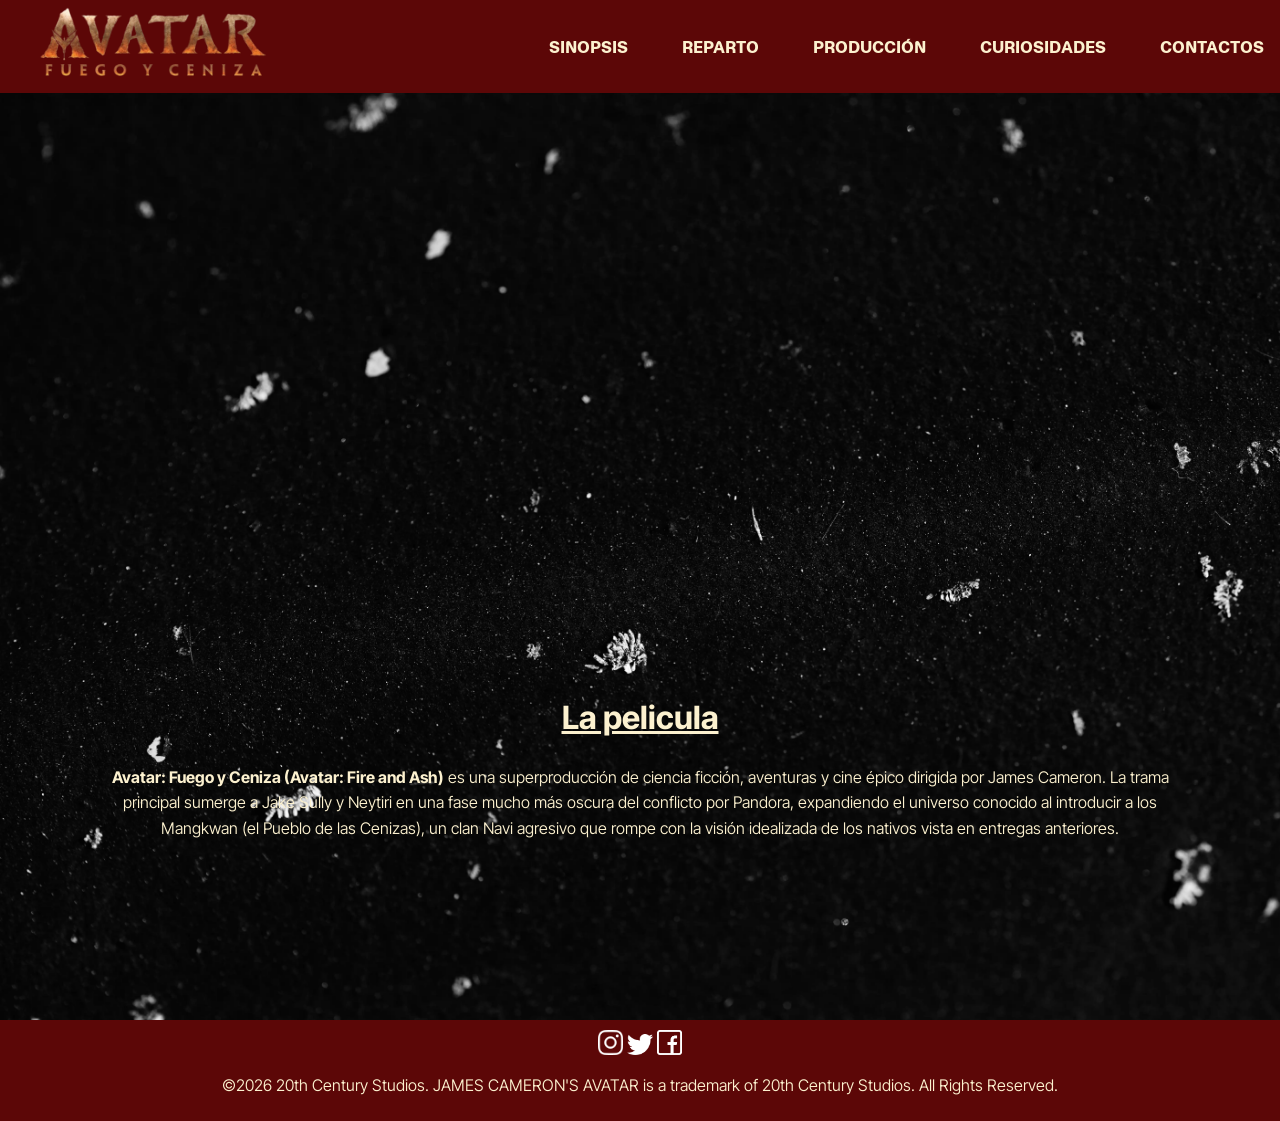
<file: index.html>
<!DOCTYPE html>
<html lang="en">

<head>
    <meta charset="UTF-8">
    <meta name="viewport" content="width=device-width, initial-scale=1.0">
    <title>Home</title>
    <link rel="shortcut icon" href="./Img/icono de pestaña.webp" type="image/x-icon">
    <link rel="stylesheet" href="./CSS/global.css">

    <link rel="preconnect" href="https://fonts.googleapis.com">
    <link rel="preconnect" href="https://fonts.gstatic.com" crossorigin>
    <link
        href="https://fonts.googleapis.com/css2?family=Archivo+Black&family=Inter+Tight:ital,wght@0,100..900;1,100..900&family=Plus+Jakarta+Sans:ital,wght@0,200..800;1,200..800&family=Roboto:ital,wght@0,100..900;1,100..900&family=Sniglet:wght@400;800&display=swap"
        rel="stylesheet">

    <link rel="preconnect" href="https://fonts.googleapis.com">
    <link rel="preconnect" href="https://fonts.gstatic.com" crossorigin>
    <link
        href="https://fonts.googleapis.com/css2?family=Archivo+Black&family=Inter+Tight:ital,wght@0,100..900;1,100..900&family=Momo+Trust+Display&family=Plus+Jakarta+Sans:ital,wght@0,200..800;1,200..800&family=Roboto:ital,wght@0,100..900;1,100..900&family=Sniglet:wght@400;800&display=swap"
        rel="stylesheet">

</head>

<body class="bodycenizas">

    <nav>
        <a class="Logohome" href="./index.html"><img src="./Img/Logo.webp" alt="ir al Home" width="300"></a>
        <ul>
            <li><a class="liNav" href="./Pages/Sinopsis.html">SINOPSIS</a></li>
            <li><a class="liNav" href="./Pages/reparto.html">REPARTO</a></li>
            <li><a class="liNav" href="./Pages/produccion.html">PRODUCCIÓN</a></li>
            <li><a class="liNav" href="./Pages/curiosidades.html">CURIOSIDADES</a></li>
            <li><a class="liNav" href="./Pages/contacto.html">CONTACTOS</a></li>
        </ul>
    </nav>

    <main>
        <div class="videobanner">
            <video src="Img/gif.avatar.mp4" width="100%" autoplay loop muted>GIF Avatar</video>
        </div>
        <h1 class="tituloparafondo">La pelicula</h1>
        <article>
            <P class="descripciondehome">
                <Strong>Avatar: Fuego y Ceniza (Avatar: Fire and Ash)</Strong> es una superproducción de ciencia
                ficción, aventuras y cine épico dirigida por James Cameron.
                La trama principal sumerge a Jake Sully y Neytiri en una fase mucho más oscura del conflicto por Pandora, expandiendo el universo conocido al introducir a los
                Mangkwan (el Pueblo de las Cenizas), un clan Navi agresivo que rompe con la visión idealizada de los
                nativos vista en entregas anteriores.
            </P>
        </article>

        <article id="cancion">
        <iframe data-testid="embed-iframe" style="border-radius:12px" src="https://open.spotify.com/embed/track/6KpRobJxwZ4pOxsq8ccUUh?utm_source=generator&theme=0&si=56ed0447ac144390" width="60%" height="142" frameBorder="0" allowfullscreen="" allow="autoplay; clipboard-write; encrypted-media; fullscreen; picture-in-picture" loading="lazy"></iframe>
        </article>
    </main>
</body>
<footer>

    <a href="https://www.instagram.com/avatar/"><img src="./Img/instagram.webp" alt="Logo de Instagram" width="2%"></a>
    <!-- Enlace de instagram -->
    <a href="https://x.com/officialavatar"><img src="./Img/LogoTwitter.webp" alt="Logo de Twitter"
            width="2%"></a><!-- -- Enlace a Twitter  -->
    <a href="https://www.facebook.com/Avatar/"><img src="./Img/Logofacebook.webp" alt="Logo de Facebook"
            width="2%"></a><!-- Enlace a Facebook -->
    <p>©2026 20th Century Studios. JAMES CAMERON'S AVATAR is a trademark of 20th Century Studios. All Rights Reserved.
    </p>
</footer>

</html>
</file>
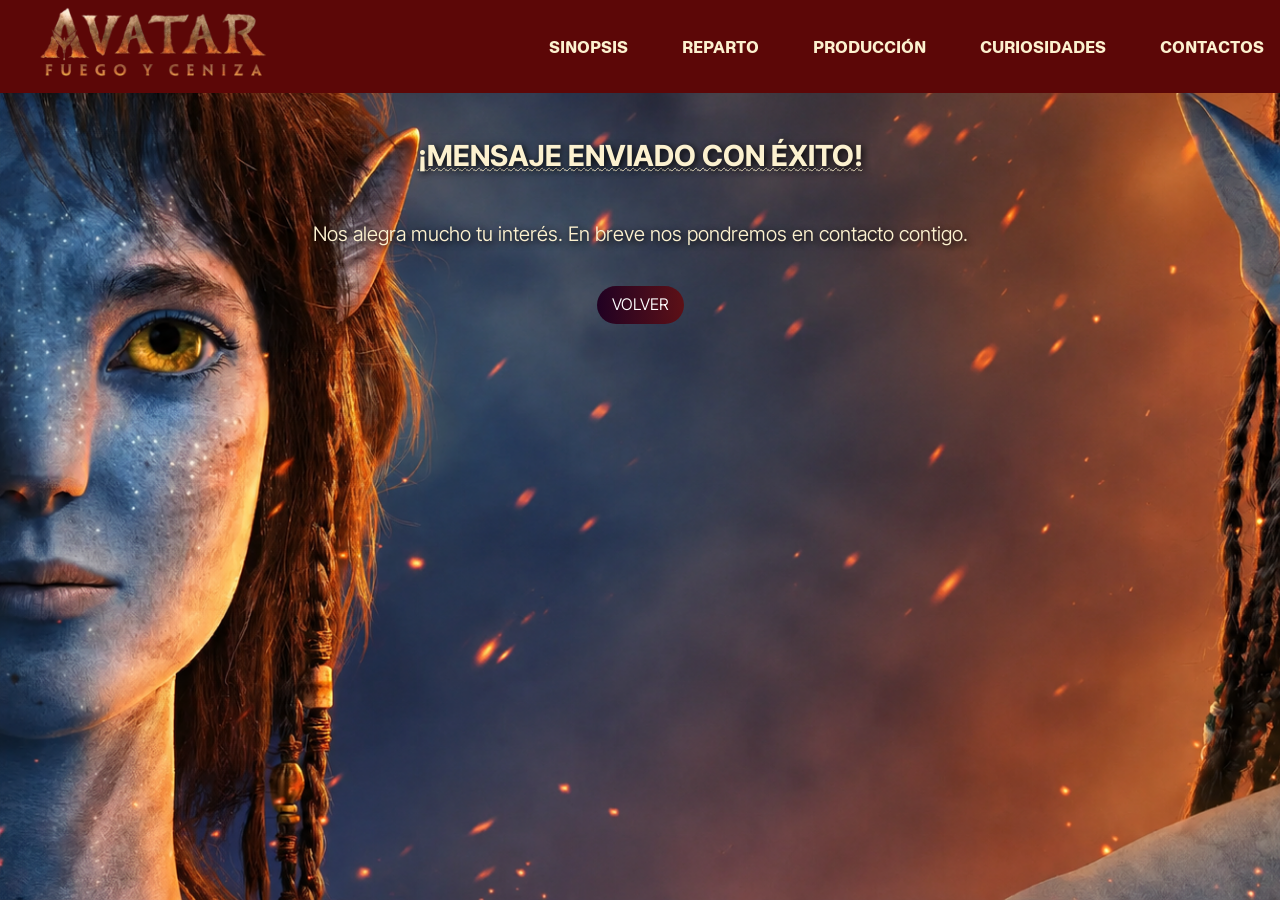
<file: Pages/confirmation.html>
<!DOCTYPE html>
<html lang="en">

<head>
    <meta charset="UTF-8">
    <meta name="viewport" content="width=device-width, initial-scale=1.0">
    <title>Confirmacion</title>
    <link rel="stylesheet" href="../CSS/global.css">
    <link rel="stylesheet" href="../CSS/confirmacion.css">

    <link rel="shortcut icon" href="../Img/icono de pestaña.webp" type="image/x-icon">

    <link rel="preconnect" href="https://fonts.googleapis.com">
    <link rel="preconnect" href="https://fonts.gstatic.com" crossorigin>
    <link
        href="https://fonts.googleapis.com/css2?family=Archivo+Black&family=Inter+Tight:ital,wght@0,100..900;1,100..900&family=Plus+Jakarta+Sans:ital,wght@0,200..800;1,200..800&family=Roboto:ital,wght@0,100..900;1,100..900&family=Sniglet:wght@400;800&display=swap"
        rel="stylesheet">

    <link rel="preconnect" href="https://fonts.googleapis.com">
    <link rel="preconnect" href="https://fonts.gstatic.com" crossorigin>
    <link
        href="https://fonts.googleapis.com/css2?family=Archivo+Black&family=Inter+Tight:ital,wght@0,100..900;1,100..900&family=Momo+Trust+Display&family=Plus+Jakarta+Sans:ital,wght@0,200..800;1,200..800&family=Roboto:ital,wght@0,100..900;1,100..900&family=Sniglet:wght@400;800&display=swap"
        rel="stylesheet">


</head>

<body id="fondodeavatar">
    <header>
        <nav>
            <a class="Logohome" href="../index.html"><img src="../Img/Logo.webp" alt="ir al home" width="300"></a>
            <ul>
                <li><a class="liNav" href="Sinopsis.html">SINOPSIS</a></li>
                <li><a class="liNav" href="reparto.html">REPARTO</a></li>
                <li><a class="liNav" href="produccion.html">PRODUCCIÓN</a></li>
                <li><a class="liNav" href="curiosidades.html">CURIOSIDADES</a></li>
                <li><a class="liNav" href="contacto.html">CONTACTOS</a></li>
            </ul>
        </nav>
    </header>
    <main>
        <div id="cajadetexto">
        <h1 class="" text-focus-in >¡MENSAJE ENVIADO CON ÉXITO!</h1>
        <p id="agradecimiento">Nos alegra mucho tu interés. En breve nos pondremos en contacto contigo.</p>
        <p><a id="botonvolver" href="../index.html"> Volver</a> </p>
        </div>
    </main>
</body>

</html>
</file>
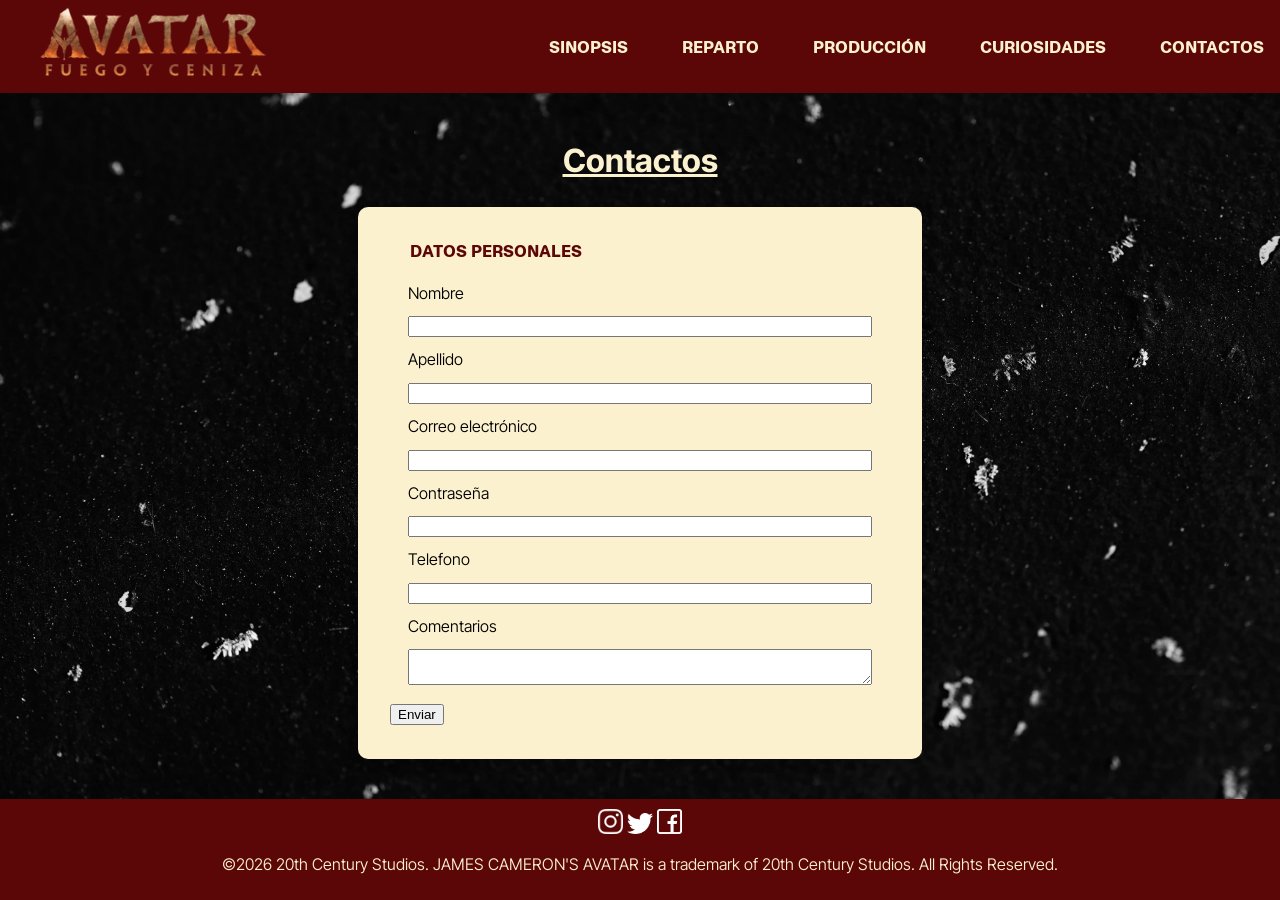
<file: Pages/contacto.html>
<!DOCTYPE html>
<html lang="en">

<head>
    <meta charset="UTF-8">
    <meta name="viewport" content="width=device-width, initial-scale=1.0">
    <title>Contacto</title>
    <link rel="shortcut icon" href="../Img/icono de pestaña.webp" type="image/x-icon">
    <link rel="stylesheet" href="../CSS/global.css">
    <link rel="preconnect" href="https://fonts.googleapis.com">
    <link rel="preconnect" href="https://fonts.gstatic.com" crossorigin>
    <link
        href="https://fonts.googleapis.com/css2?family=Archivo+Black&family=Inter+Tight:ital,wght@0,100..900;1,100..900&family=Momo+Trust+Display&family=Plus+Jakarta+Sans:ital,wght@0,200..800;1,200..800&family=Roboto:ital,wght@0,100..900;1,100..900&family=Sniglet:wght@400;800&display=swap"
        rel="stylesheet">
</head>

<body class="bodycenizas">
    <header>
        <nav>
            <a class="Logohome" href="../index.html"><img src="../Img/Logo.webp" alt="ir al home" width="300"></a>
            <ul>
                <li><a class="liNav" href="Sinopsis.html">SINOPSIS</a></li>
                <li><a class="liNav" href="reparto.html">REPARTO</a></li>
                <li><a class="liNav" href="produccion.html">PRODUCCIÓN</a></li>
                <li><a class="liNav" href="curiosidades.html">CURIOSIDADES</a></li>
                <li><a class="liNav" href="contacto.html">CONTACTOS</a></li>
            </ul>
        </nav>
    </header>
    <main>
        <h1 class="tituloparafondo">Contactos</h1>
        <form action="./confirmation.html">
            <fieldset>
                <legend><span>DATOS PERSONALES</span></legend>

                <span>Nombre</span>
                <input type="text" name="nombre">

                <span>Apellido</span>
                <input type="text" name="apellido">

                <span>Correo electrónico</span>
                <input type="email" name="correo">

                <span>Contraseña</span>
                <input type="password" minlength="6" name="pass" title="Minimo de 6 caracteres">

                <span>Telefono</span>
                <input type="tel" name="Telefono">


                <span>Comentarios</span>
                <textarea required="" maxlength="300" name="mensaje"></textarea>



            </fieldset>
            <button class="botoncontacto" type="submit">Enviar</button>

        </form>
    </main>
</body>
<footer>
     <a href="https://www.instagram.com/avatar/"><img src="../Img/instagram.webp" alt="Logo de Instagram"
                    width="2%"></a>
            <!-- Enlace de instagram -->
            <a href="https://x.com/officialavatar"><img src="../Img/LogoTwitter.webp" alt="Logo de Twitter"
                    width="2%"></a><!-- -- Enlace a Twitter  -->
            <a href="https://www.facebook.com/Avatar/"><img src="../Img/Logofacebook.webp" alt="Logo de Facebook"
                    width="2%"></a><!-- Enlace a Facebook -->
    <p>©2026 20th Century Studios. JAMES CAMERON'S AVATAR is a trademark of 20th Century Studios. All Rights Reserved.
    </p>
</footer>

</html>
</file>
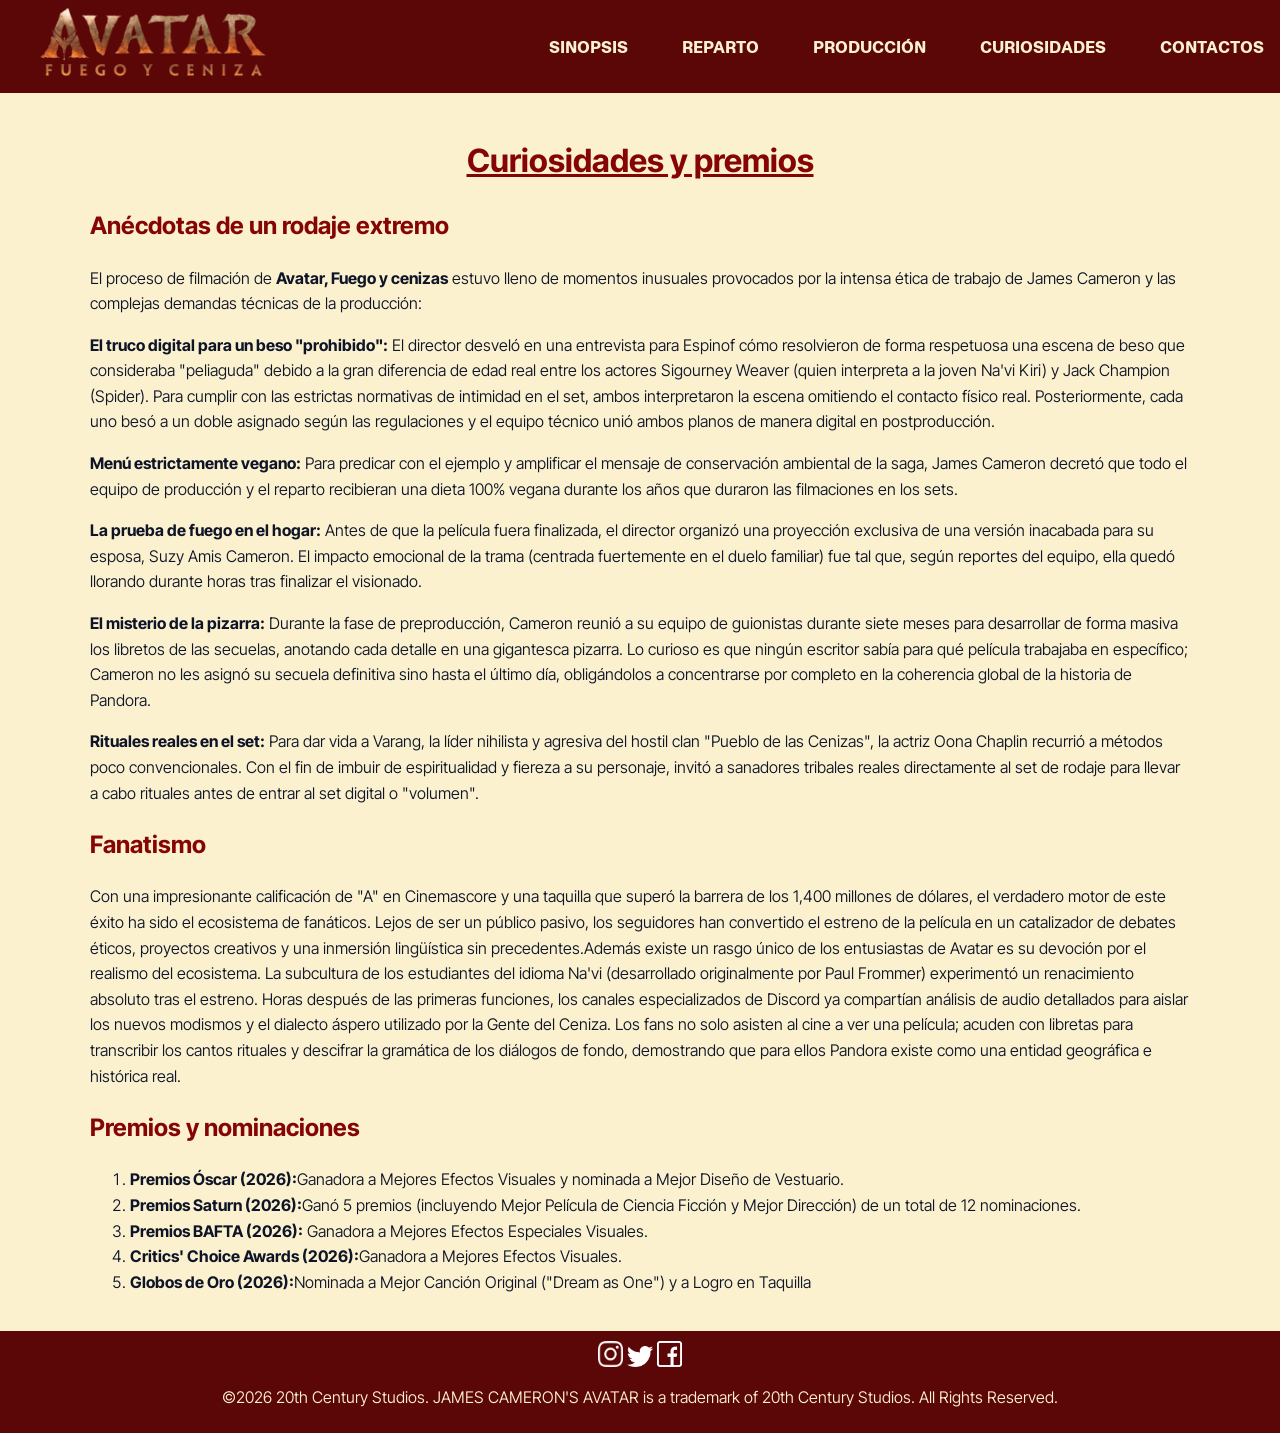
<file: Pages/curiosidades.html>
<!DOCTYPE html>
<html lang="en">

<head>
    <meta charset="UTF-8">
    <meta name="viewport" content="width=device-width, initial-scale=1.0">
    <title>Curiosidades y premios</title>
    <link rel="stylesheet" href="../CSS/global.css">
    <link rel="shortcut icon" href="../Img/icono de pestaña.webp" type="image/x-icon">

    <link rel="preconnect" href="https://fonts.googleapis.com">
    <link rel="preconnect" href="https://fonts.gstatic.com" crossorigin>
    <link
        href="https://fonts.googleapis.com/css2?family=Archivo+Black&family=Inter+Tight:ital,wght@0,100..900;1,100..900&family=Plus+Jakarta+Sans:ital,wght@0,200..800;1,200..800&family=Roboto:ital,wght@0,100..900;1,100..900&family=Sniglet:wght@400;800&display=swap"
        rel="stylesheet">

    <link rel="preconnect" href="https://fonts.googleapis.com">
    <link rel="preconnect" href="https://fonts.gstatic.com" crossorigin>
    <link
        href="https://fonts.googleapis.com/css2?family=Archivo+Black&family=Inter+Tight:ital,wght@0,100..900;1,100..900&family=Momo+Trust+Display&family=Plus+Jakarta+Sans:ital,wght@0,200..800;1,200..800&family=Roboto:ital,wght@0,100..900;1,100..900&family=Sniglet:wght@400;800&display=swap"
        rel="stylesheet">
</head>

<body>
    <header>
        <nav>
            <a class="Logohome" href="../index.html"><img src="../Img/Logo.webp" alt="ir al home" width="300"></a>

              <ul>
                <li><a class="liNav"href="Sinopsis.html">SINOPSIS</a></li>
                <li><a class="liNav"href="reparto.html">REPARTO</a></li>
                <li><a class="liNav"href="produccion.html">PRODUCCIÓN</a></li>
                <li><a class="liNav"href="curiosidades.html">CURIOSIDADES</a></li>
                <li><a class="liNav"href="contacto.html">CONTACTOS</a></li>
            </ul>
        </nav>
    </header>
    <main>
        <h1 class="tituloanimado">Curiosidades y premios</h1>
        <article>
            <h2>Anécdotas de un rodaje extremo</h2>
            <p>El proceso de filmación de <strong>Avatar, Fuego y cenizas</strong> estuvo lleno de momentos inusuales
                provocados por la intensa ética de trabajo de James Cameron y las complejas demandas técnicas de la
                producción:</p>
            <p><strong>El truco digital para un beso "prohibido":</strong> El director desveló en una entrevista para
                Espinof cómo resolvieron de forma respetuosa una escena de beso que consideraba "peliaguda" debido a la
                gran diferencia de edad real entre los actores Sigourney Weaver (quien interpreta a la joven Na'vi Kiri)
                y Jack Champion (Spider). Para cumplir con las estrictas normativas de intimidad en el set, ambos
                interpretaron la escena omitiendo el contacto físico real. Posteriormente, cada uno besó a un doble
                asignado según las regulaciones y el equipo técnico unió ambos planos de manera digital en
                postproducción.</p>
            <p><strong>Menú estrictamente vegano:</strong> Para predicar con el ejemplo y amplificar el mensaje de
                conservación ambiental de la saga, James Cameron decretó que todo el equipo de producción y el reparto
                recibieran una dieta 100% vegana durante los años que duraron las filmaciones en los sets.</p>
            <p><strong>La prueba de fuego en el hogar:</strong> Antes de que la película fuera finalizada, el director
                organizó una proyección exclusiva de una versión inacabada para su esposa, Suzy Amis Cameron. El impacto
                emocional de la trama (centrada fuertemente en el duelo familiar) fue tal que, según reportes del
                equipo, ella quedó llorando durante horas tras finalizar el visionado.</p>
            <p><strong>El misterio de la pizarra:</strong> Durante la fase de preproducción, Cameron reunió a su equipo
                de guionistas durante siete meses para desarrollar de forma masiva los libretos de las secuelas,
                anotando cada detalle en una gigantesca pizarra. Lo curioso es que ningún escritor sabía para qué
                película trabajaba en específico; Cameron no les asignó su secuela definitiva sino hasta el último día,
                obligándolos a concentrarse por completo en la coherencia global de la historia de Pandora.</p>
            <p><strong>Rituales reales en el set:</strong> Para dar vida a Varang, la líder nihilista y agresiva del
                hostil clan "Pueblo de las Cenizas", la actriz Oona Chaplin recurrió a métodos poco convencionales. Con
                el fin de imbuir de espiritualidad y fiereza a su personaje, invitó a sanadores tribales reales
                directamente al set de rodaje para llevar a cabo rituales antes de entrar al set digital o "volumen".
            </p>
        </article>
        <article>
            <h2>Fanatismo</h2>
            <p>Con una impresionante calificación de "A" en Cinemascore y una taquilla que superó la barrera de los
                1,400 millones de dólares, el verdadero motor de este éxito ha sido el ecosistema de fanáticos. Lejos de
                ser un público pasivo, los seguidores han convertido el estreno de la película en un catalizador de
                debates éticos, proyectos creativos y una inmersión lingüística sin precedentes.Además existe un rasgo
                único de los entusiastas de Avatar es su devoción por el realismo del ecosistema. La subcultura de los
                estudiantes del idioma Na'vi (desarrollado originalmente por Paul Frommer) experimentó un renacimiento
                absoluto tras el estreno. Horas después de las primeras funciones, los canales especializados de Discord
                ya compartían análisis de audio detallados para aislar los nuevos modismos y el dialecto áspero
                utilizado por la Gente del Ceniza. Los fans no solo asisten al cine a ver una película; acuden con
                libretas para transcribir los cantos rituales y descifrar la gramática de los diálogos de fondo,
                demostrando que para ellos Pandora existe como una entidad geográfica e histórica real.</p>
        </article>
        <article>
            <h2>Premios y nominaciones</h2>
            <p>
            <ol>
                <li><strong>Premios Óscar (2026):</strong>Ganadora a Mejores Efectos Visuales y nominada a Mejor Diseño
                    de Vestuario.</li>
                <li><strong>Premios Saturn (2026):</strong>Ganó 5 premios (incluyendo Mejor Película de Ciencia Ficción
                    y Mejor Dirección) de un total de 12 nominaciones.</li>
                <li><strong>Premios BAFTA (2026):</strong> Ganadora a Mejores Efectos Especiales Visuales.</li>
                <li><strong>Critics' Choice Awards (2026):</strong>Ganadora a Mejores Efectos Visuales.</li>
                <li><strong>Globos de Oro (2026):</strong>Nominada a Mejor Canción Original ("Dream as One") y a Logro
                    en Taquilla</li>
            </ol>
        </article>
    </main>
</body>
<footer>

    <a href="https://www.instagram.com/avatar/"><img src="../Img/instagram.webp" alt="Logo de Instagram" width="2%"></a>
    <!-- Enlace de instagram -->
    <a href="https://x.com/officialavatar"><img src="../Img/LogoTwitter.webp" alt="Logo de Twitter"
            width="2%"></a><!-- -- Enlace a Twitter  -->
    <a href="https://www.facebook.com/Avatar/"><img src="../Img/Logofacebook.webp" alt="Logo de Facebook"
            width="2%"></a><!-- Enlace a Facebook -->
    <p>©2026 20th Century Studios. JAMES CAMERON'S AVATAR is a trademark of 20th Century Studios. All Rights Reserved.
    </p>
</footer>

</html>
</file>
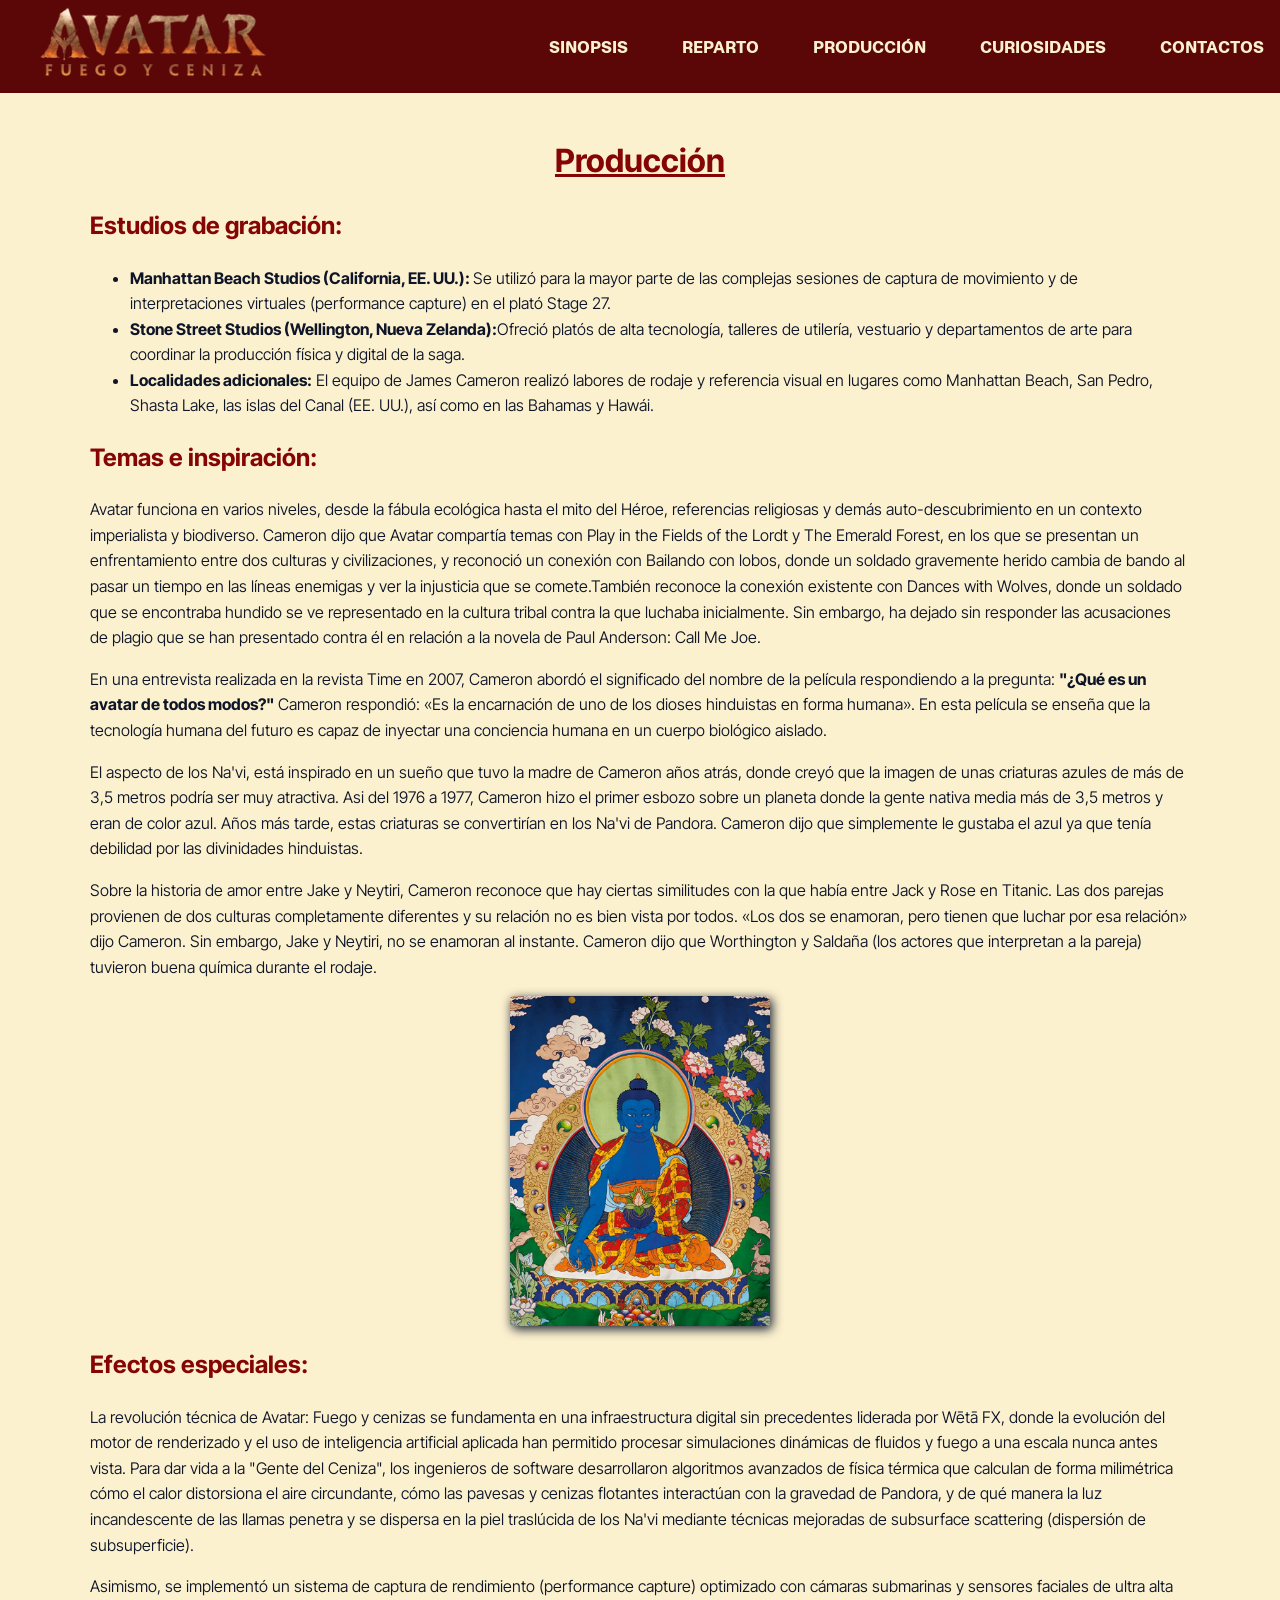
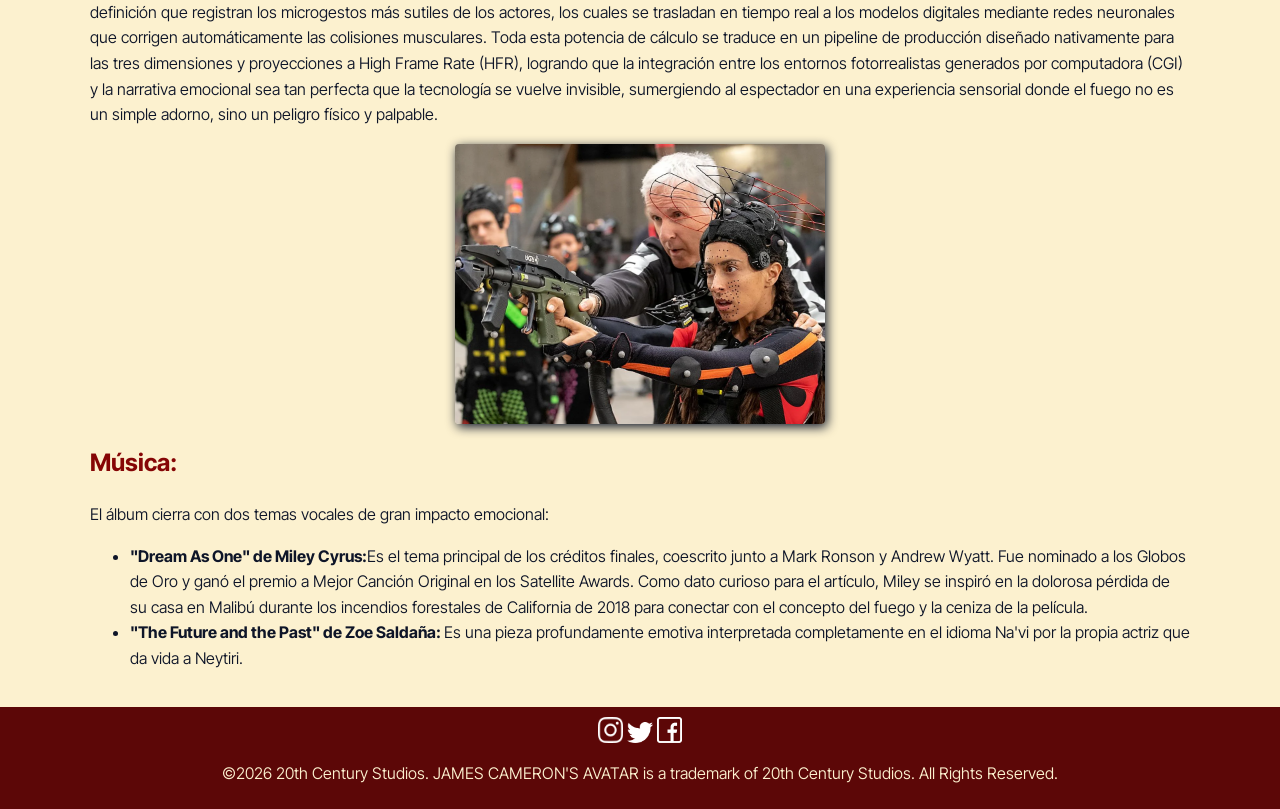
<file: Pages/produccion.html>
<!DOCTYPE html>
<html lang="en">

<head>
    <meta charset="UTF-8">
    <meta name="viewport" content="width=device-width, initial-scale=1.0">
    <title>Produccion</title>
    <link rel="stylesheet" href="../CSS/global.css">
    <link rel="shortcut icon" href="../Img/icono de pestaña.webp" type="image/x-icon">

    <link rel="preconnect" href="https://fonts.googleapis.com">
    <link rel="preconnect" href="https://fonts.gstatic.com" crossorigin>
    <link
        href="https://fonts.googleapis.com/css2?family=Archivo+Black&family=Inter+Tight:ital,wght@0,100..900;1,100..900&family=Plus+Jakarta+Sans:ital,wght@0,200..800;1,200..800&family=Roboto:ital,wght@0,100..900;1,100..900&family=Sniglet:wght@400;800&display=swap"
        rel="stylesheet">

    <link rel="preconnect" href="https://fonts.googleapis.com">
    <link rel="preconnect" href="https://fonts.gstatic.com" crossorigin>
    <link
        href="https://fonts.googleapis.com/css2?family=Archivo+Black&family=Inter+Tight:ital,wght@0,100..900;1,100..900&family=Momo+Trust+Display&family=Plus+Jakarta+Sans:ital,wght@0,200..800;1,200..800&family=Roboto:ital,wght@0,100..900;1,100..900&family=Sniglet:wght@400;800&display=swap"
        rel="stylesheet">

</head>

<body>
    <header>
        <nav>
            <a class="Logohome" href="../index.html"><img src="../Img/Logo.webp" alt="ir al home" width="300"></a>
             <ul>
                <li><a class="liNav"href="Sinopsis.html">SINOPSIS</a></li>
                <li><a class="liNav"href="reparto.html">REPARTO</a></li>
                <li><a class="liNav"href="produccion.html">PRODUCCIÓN</a></li>
                <li><a class="liNav"href="curiosidades.html">CURIOSIDADES</a></li>
                <li><a class="liNav"href="contacto.html">CONTACTOS</a></li>
            </ul>
        </nav>
    </header>
    <main>
        <h1 class="tituloanimado">Producción</h1>

        <article>
            <h2>Estudios de grabación:</h2>
            <ul>
                <li><STRong>Manhattan Beach Studios (California, EE. UU.): </STRong>Se utilizó para la mayor parte de
                    las complejas
                    sesiones de captura de movimiento y de interpretaciones virtuales (performance capture) en el plató
                    Stage 27.</li>
                <li><STRong>Stone Street Studios (Wellington, Nueva Zelanda):</STRong>Ofreció platós de alta tecnología,
                    talleres de utilería, vestuario y departamentos de arte para coordinar la producción física y digital de la
                    saga.
                <li><STRong>Localidades adicionales:</STRong> El equipo de James Cameron realizó labores de rodaje y
                    referencia visual en
                    lugares como Manhattan Beach, San Pedro, Shasta Lake, las islas del Canal (EE. UU.), así como en las
                    Bahamas y Hawái.</li>
        </article>
        <article>
            <h2>Temas e inspiración:</h2>
            <div>
                <p>
                    Avatar funciona en varios niveles, desde la fábula ecológica hasta el mito del
                    Héroe, referencias religiosas y demás auto-descubrimiento en un contexto imperialista y
                    biodiverso. Cameron dijo que Avatar compartía temas con Play in the Fields of the Lordt y The
                    Emerald Forest, en los que se presentan un enfrentamiento entre dos culturas y civilizaciones, y
                    reconoció un conexión con Bailando con lobos, donde un soldado gravemente herido cambia de bando al
                    pasar un tiempo en las líneas enemigas y ver la injusticia que se comete.También reconoce la
                    conexión existente con Dances with Wolves, donde un soldado que se encontraba hundido se ve
                    representado en la cultura tribal contra la que luchaba inicialmente. Sin embargo, ha dejado sin
                    responder las acusaciones de plagio que se han presentado contra él en relación a la novela de Paul
                    Anderson: Call Me Joe.</P>
                <p>En una entrevista realizada en la revista Time en 2007, Cameron abordó el significado del nombre de
                    la película respondiendo a la pregunta: <strong>"¿Qué es un avatar de todos modos?"</strong> Cameron
                    respondió: «Es
                    la encarnación de uno de los dioses hinduistas en forma humana». En esta película se enseña que la
                    tecnología humana del futuro es capaz de inyectar una conciencia humana en un cuerpo biológico
                    aislado.</p>
                <p>El aspecto de los Na'vi, está inspirado en un sueño que tuvo la madre de Cameron años atrás, donde
                    creyó
                    que la imagen de unas criaturas azules de más de 3,5 metros podría ser muy atractiva. Asi del 1976 a
                    1977, Cameron hizo el primer esbozo sobre un planeta donde la gente nativa media más de 3,5 metros
                    y eran de color azul. Años más tarde, estas criaturas se convertirían en los Na'vi de Pandora.
                    Cameron dijo que simplemente le gustaba el azul ya que tenía debilidad por las divinidades
                    hinduistas.</p>
                <p>Sobre la historia de amor entre Jake y Neytiri, Cameron reconoce que hay ciertas similitudes con la
                    que había entre Jack y Rose en Titanic. Las dos parejas provienen de dos culturas completamente
                    diferentes y su relación no es bien vista por todos. «Los dos se enamoran, pero tienen que luchar
                    por esa relación» dijo Cameron. Sin embargo, Jake y Neytiri, no se enamoran al instante. Cameron
                    dijo que Worthington y Saldaña (los actores que interpretan a la pareja) tuvieron buena química
                    durante el rodaje.</p>
            </div>
            <div>
                <img id="budaimg" src="../Img/Budha.webp" width="200" alt="Imagen Buda">
            </div>
        </article>

        <article>
            <h2>Efectos especiales:</h2>
            <div>
                <p>La revolución técnica de Avatar: Fuego y cenizas se fundamenta en una infraestructura digital sin
                    precedentes liderada por Wētā FX, donde la evolución del motor de renderizado y el uso de
                    inteligencia artificial aplicada han permitido procesar simulaciones dinámicas de fluidos y fuego a
                    una escala nunca antes vista. Para dar vida a la "Gente del Ceniza", los ingenieros de software
                    desarrollaron algoritmos avanzados de física térmica que calculan de forma milimétrica cómo el calor
                    distorsiona el aire circundante, cómo las pavesas y cenizas flotantes interactúan con la gravedad de
                    Pandora, y de qué manera la luz incandescente de las llamas penetra y se dispersa en la piel
                    traslúcida de los Na'vi mediante técnicas mejoradas de subsurface scattering (dispersión de
                    subsuperficie).</P>
                <P>Asimismo, se implementó un sistema de captura de rendimiento (performance capture) optimizado con
                    cámaras submarinas y sensores faciales de ultra alta definición que registran los microgestos más
                    sutiles de los actores, los cuales se trasladan en tiempo real a los modelos digitales mediante
                    redes neuronales que corrigen automáticamente las colisiones musculares. Toda esta potencia de
                    cálculo se traduce en un pipeline de producción diseñado nativamente para las tres dimensiones y
                    proyecciones a High Frame Rate (HFR), logrando que la integración entre los entornos fotorrealistas
                    generados por computadora (CGI) y la narrativa emocional sea tan perfecta que la tecnología se
                    vuelve invisible, sumergiendo al espectador en una experiencia sensorial donde el fuego no es un
                    simple adorno, sino un peligro físico y palpable.</p>
            </div>
            <div>
                <img id="tecnologiasimg" src="../Img/Tecnologias.webp" width="300" alt="Imagen Buda">
            </div>
        </article>
        <article>
            <h2>Música:</h2>
            <p>El álbum cierra con dos temas vocales de gran impacto emocional:
            <ul>
                <li> <strong>"Dream As One" de Miley Cyrus:</strong>Es el tema principal de los créditos finales,
                    coescrito junto a Mark Ronson y Andrew Wyatt. Fue nominado a los Globos de Oro y ganó el premio a
                    Mejor Canción Original en los Satellite Awards. Como dato curioso para el artículo, Miley se inspiró
                    en la dolorosa pérdida de su casa en Malibú durante los incendios forestales de California de 2018
                    para conectar con el concepto del fuego y la ceniza de la película. </li>
                <li><strong>"The Future and the Past" de Zoe Saldaña: </strong>Es una pieza profundamente emotiva
                    interpretada completamente en el idioma Na'vi por la propia actriz que da vida a Neytiri.</li>
            </ul>
            </p>

        </article>
    </main>
</body>
<footer>

    <a href="https://www.instagram.com/avatar/"><img src="../Img/instagram.webp" alt="Logo de Instagram" width="2%"></a>
    <!-- Enlace de instagram -->
    <a href="https://x.com/officialavatar"><img src="../Img/LogoTwitter.webp" alt="Logo de Twitter"
            width="2%"></a><!-- -- Enlace a Twitter  -->
    <a href="https://www.facebook.com/Avatar/"><img src="../Img/Logofacebook.webp" alt="Logo de Facebook"
            width="2%"></a><!-- Enlace a Facebook -->
    <p>©2026 20th Century Studios. JAMES CAMERON'S AVATAR is a trademark of 20th Century Studios. All Rights Reserved.
    </p>
</footer>

</html>
</file>
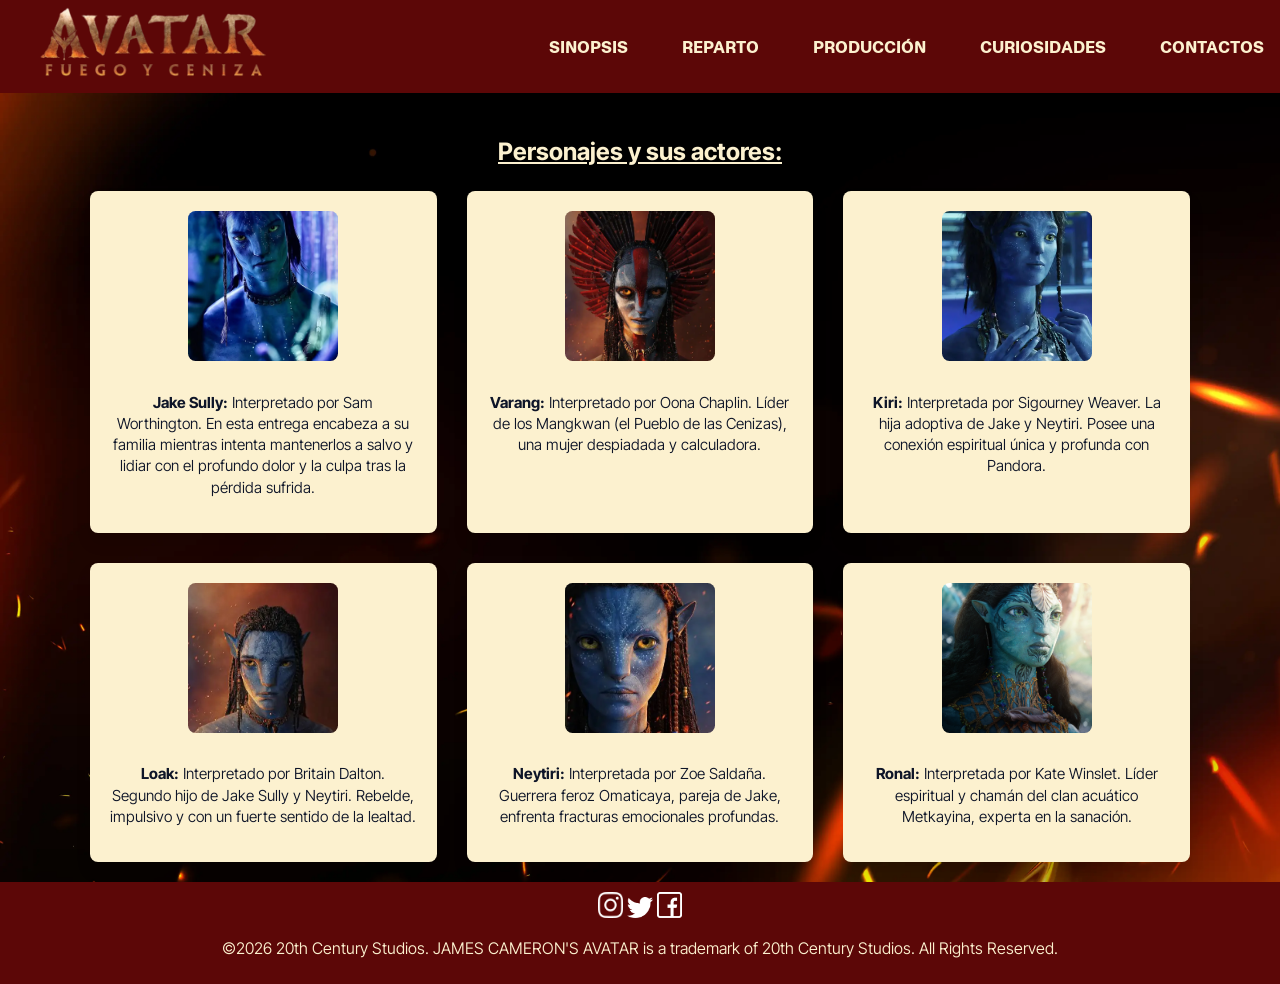
<file: Pages/reparto.html>
<!DOCTYPE html>
<html lang="en">

<head>
    <meta charset="UTF-8">
    <meta name="viewport" content="width=device-width, initial-scale=1.0">
    <title>Reparto</title>
    <link rel="stylesheet" href="../CSS/global.css">
     <link rel="stylesheet" href="../CSS/reparto.css">
    <link rel="shortcut icon" href="../Img/icono de pestaña.webp" type="image/x-icon">

    <link rel="preconnect" href="https://fonts.googleapis.com">
    <link rel="preconnect" href="https://fonts.gstatic.com" crossorigin>
    <link
        href="https://fonts.googleapis.com/css2?family=Archivo+Black&family=Inter+Tight:ital,wght@0,100..900;1,100..900&family=Plus+Jakarta+Sans:ital,wght@0,200..800;1,200..800&family=Roboto:ital,wght@0,100..900;1,100..900&family=Sniglet:wght@400;800&display=swap"
        rel="stylesheet">

    <link rel="preconnect" href="https://fonts.googleapis.com">
    <link rel="preconnect" href="https://fonts.gstatic.com" crossorigin>
    <link
        href="https://fonts.googleapis.com/css2?family=Archivo+Black&family=Inter+Tight:ital,wght@0,100..900;1,100..900&family=Momo+Trust+Display&family=Plus+Jakarta+Sans:ital,wght@0,200..800;1,200..800&family=Roboto:ital,wght@0,100..900;1,100..900&family=Sniglet:wght@400;800&display=swap"
        rel="stylesheet">


</head>

<body id="fondodefuego">
    <header>
        <nav>
            <a class="Logohome" href="../index.html"><img src="../Img/Logo.webp" alt="ir al home" width="300"></a>
            <ul>
                <li><a class="liNav"href="Sinopsis.html">SINOPSIS</a></li>
                <li><a class="liNav"href="reparto.html">REPARTO</a></li>
                <li><a class="liNav"href="produccion.html">PRODUCCIÓN</a></li>
                <li><a class="liNav"href="curiosidades.html">CURIOSIDADES</a></li>
                <li><a class="liNav"href="contacto.html">CONTACTOS</a></li>
        </nav>
    </header>
    <main>
        <article>

    <h1>Personajes y sus actores:</h1>
    <ul class="galeria-personajes">
        <li>
            <img class="retratos" src="../Img/Jake Sully.webp" width="200" alt="Retrato Jake">
            <p><strong>Jake Sully:</strong> Interpretado por Sam Worthington. En esta entrega encabeza a su familia mientras intenta mantenerlos a salvo y lidiar con el profundo dolor y la culpa tras la pérdida sufrida.</p>
        </li>
         <li>
            <img class="retratos" src="../Img/Varang.webp" width="200" alt="Retrato Varang">
            <p><strong>Varang:</strong> Interpretado por Oona Chaplin. Líder de los Mangkwan (el Pueblo de las Cenizas), una mujer despiadada y calculadora.</p>
        <li>
            <img class="retratos" src="../Img/kiri.webp" width="200" alt="Retrato Kiri">
            <p><strong>Kiri:</strong> Interpretada por Sigourney Weaver. La hija adoptiva de Jake y Neytiri. Posee una conexión espiritual única y profunda con Pandora.</p>
        </li>
        <li>
            <img class="retratos" src="../Img/Loak.webp" width="200" alt="Retrato Loak">
            <p><strong>Loak:</strong> Interpretado por Britain Dalton. Segundo hijo de Jake Sully y Neytiri. Rebelde, impulsivo y con un fuerte sentido de la lealtad.</p>
        </li>
        <li>
            <img class="retratos" src="../Img/neytiri.webp" width="200" alt="Retrato Neytiri">
            <p><strong>Neytiri:</strong> Interpretada por Zoe Saldaña. Guerrera feroz Omaticaya, pareja de Jake, enfrenta fracturas emocionales profundas.</p>
        </li>
        <li>
            <img class="retratos" src="../Img/Ronal.webp" width="200" alt="Retrato Ronal">
            <p><strong>Ronal:</strong> Interpretada por Kate Winslet. Líder espiritual y chamán del clan acuático Metkayina, experta en la sanación.</p>
        </li>
    </ul>

        </article>
    </main>
</body>
<footer>

    <a href="https://www.instagram.com/avatar/"><img src="../Img/instagram.webp" alt="Logo de Instagram" width="2%"></a>
    <!-- Enlace de instagram -->
    <a href="https://x.com/officialavatar"><img src="../Img/LogoTwitter.webp" alt="Logo de Twitter"
            width="2%"></a><!-- -- Enlace a Twitter  -->
    <a href="https://www.facebook.com/Avatar/"><img src="../Img/Logofacebook.webp" alt="Logo de Facebook"
            width="2%"></a><!-- Enlace a Facebook -->
    <p>©2026 20th Century Studios. JAMES CAMERON'S AVATAR is a trademark of 20th Century Studios. All Rights Reserved.
    </p>
</footer>

</html>
</file>
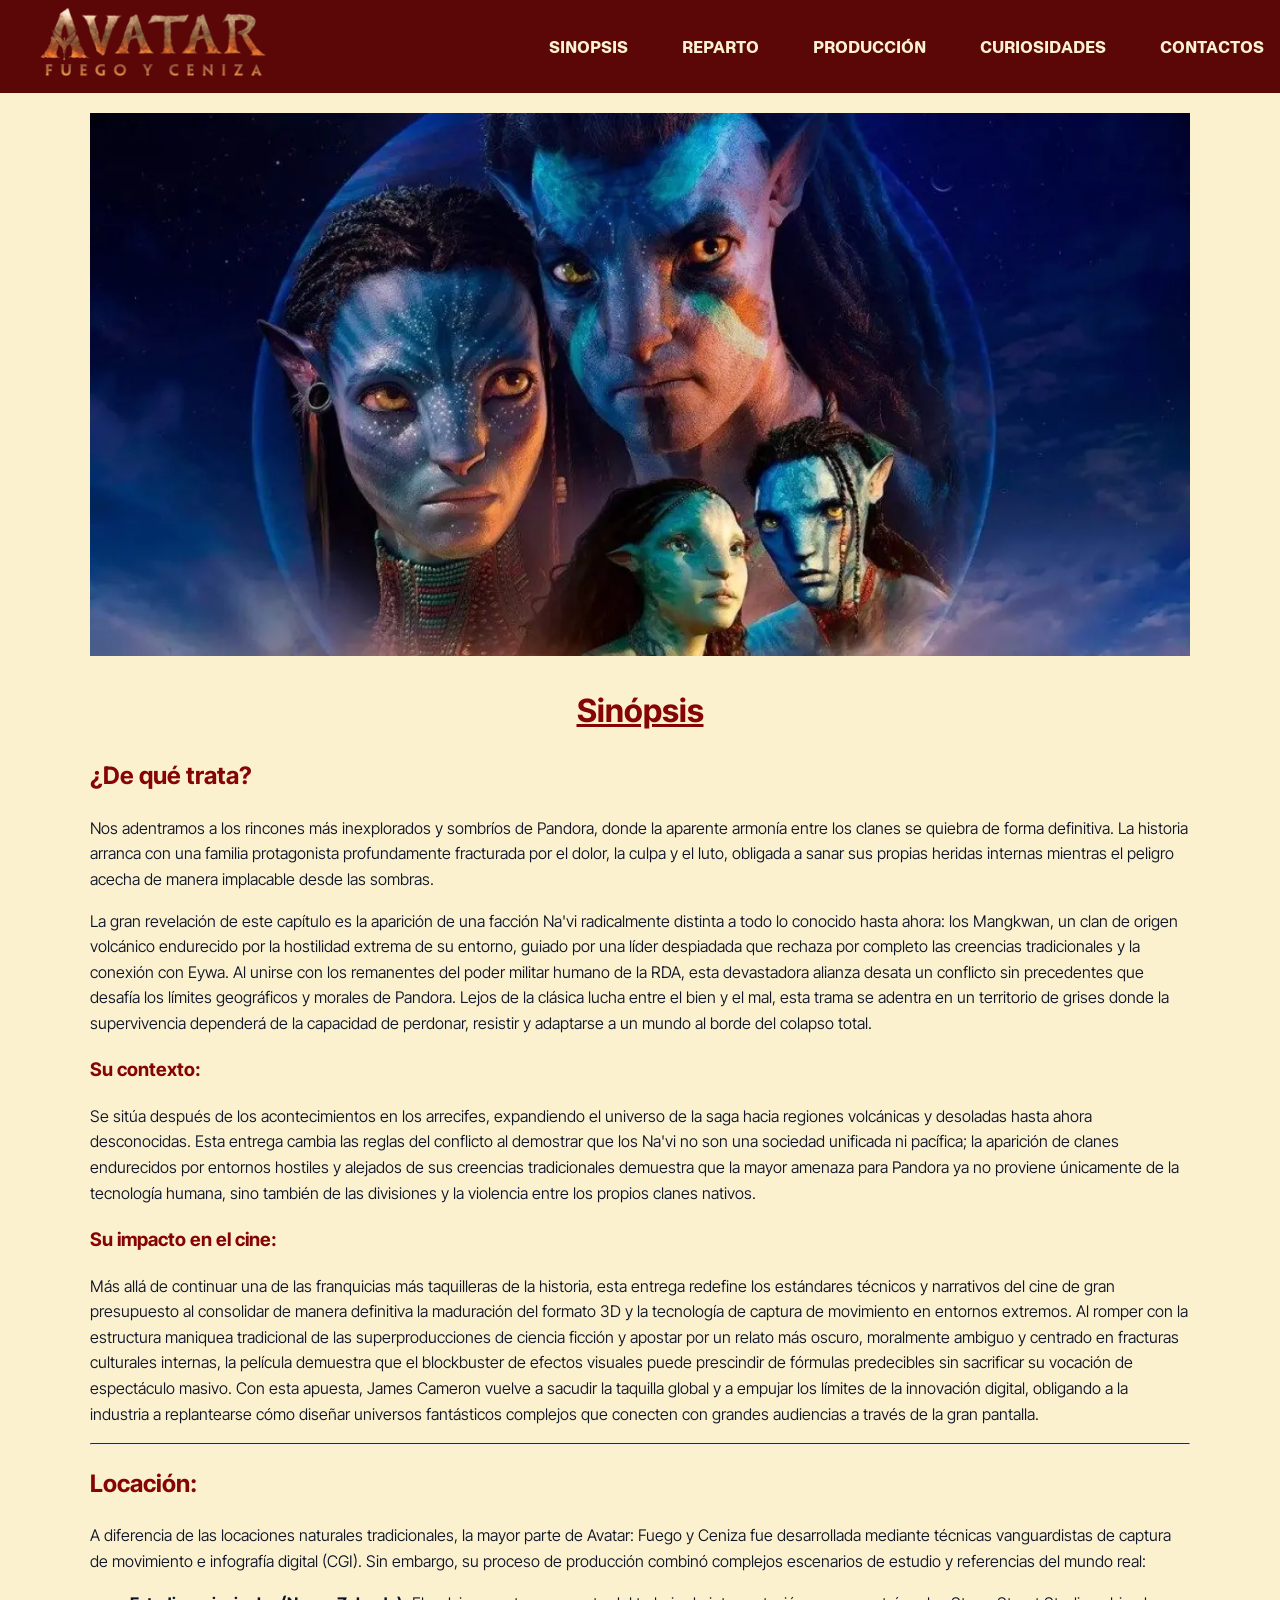
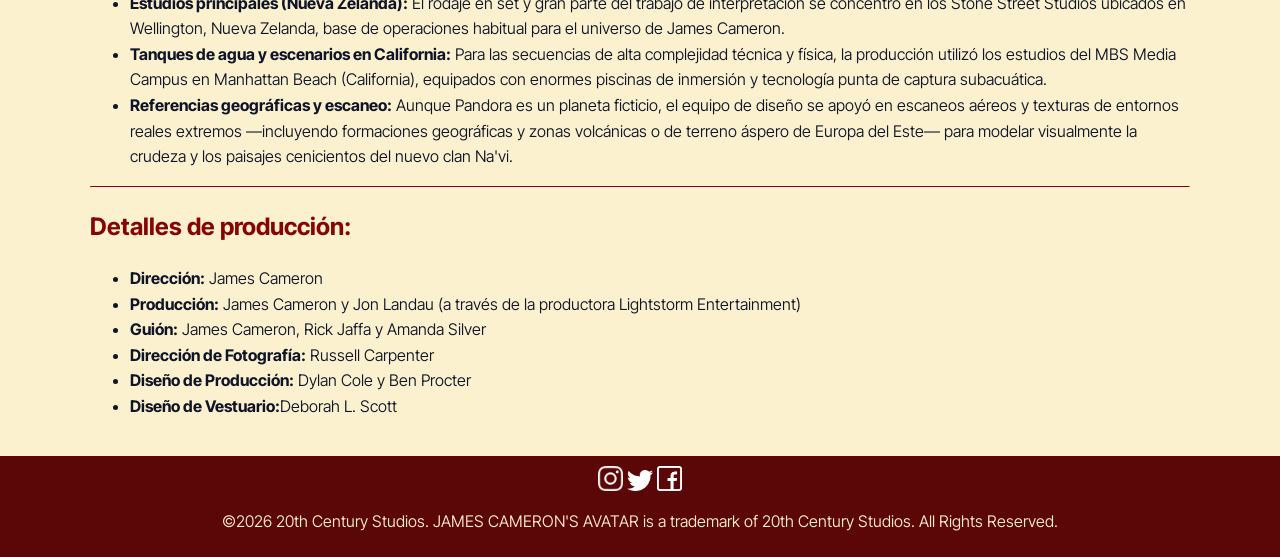
<file: Pages/Sinopsis.html>
<!DOCTYPE html>
<html lang="en">

<head>
    <meta charset="UTF-8">
    <meta name="viewport" content="width=device-width, initial-scale=1.0">
    <title>Sinopsis</title>
    <link rel="stylesheet" href="../CSS/global.css">
    <link rel="shortcut icon" href="../Img/icono de pestaña.webp" type="image/x-icon">

    <link rel="preconnect" href="https://fonts.googleapis.com">
    <link rel="preconnect" href="https://fonts.gstatic.com" crossorigin>
    <link
        href="https://fonts.googleapis.com/css2?family=Archivo+Black&family=Inter+Tight:ital,wght@0,100..900;1,100..900&family=Plus+Jakarta+Sans:ital,wght@0,200..800;1,200..800&family=Roboto:ital,wght@0,100..900;1,100..900&family=Sniglet:wght@400;800&display=swap"
        rel="stylesheet">

    <link rel="preconnect" href="https://fonts.googleapis.com">
    <link rel="preconnect" href="https://fonts.gstatic.com" crossorigin>
    <link
        href="https://fonts.googleapis.com/css2?family=Archivo+Black&family=Inter+Tight:ital,wght@0,100..900;1,100..900&family=Momo+Trust+Display&family=Plus+Jakarta+Sans:ital,wght@0,200..800;1,200..800&family=Roboto:ital,wght@0,100..900;1,100..900&family=Sniglet:wght@400;800&display=swap"
        rel="stylesheet">


</head>


<body>
    <header>
        <nav>
            <a class="Logohome" href="../index.html"><img src="../Img/Logo.webp" alt="ir al home" width="300"></a>
          <ul>
                <li><a  class="liNav" href="Sinopsis.html">SINOPSIS</a></li>
                <li><a  class="liNav" href="reparto.html">REPARTO</a></li>
                <li><a  class="liNav" href="produccion.html">PRODUCCIÓN</a></li>
                <li><a class="liNav"  href="curiosidades.html">CURIOSIDADES</a></li>
                <li><a  class="liNav" href="contacto.html">CONTACTOS</a></li>
            </ul>
        </nav>
    </header>
    <main>
        <div class="bannersinopsis"><img src="../Img/Banner personajes.webp" width="100%" alt="Banner sinopsis">
        </div>
        <h1 class="tituloanimado">Sinópsis</h1>
        <article>
            <h2>¿De qué trata? </h2>
            <p>
                Nos adentramos a los rincones más inexplorados y sombríos de Pandora, donde la aparente armonía entre
                los
                clanes se quiebra de forma definitiva.
                La historia arranca con una familia protagonista profundamente fracturada por el dolor, la culpa y el
                luto, obligada a sanar sus propias heridas internas mientras el peligro acecha de manera implacable
                desde las sombras.
            <p>La gran revelación de este capítulo es la aparición de una facción Na'vi radicalmente distinta a todo lo
                conocido hasta ahora: los Mangkwan, un clan de origen volcánico endurecido por la hostilidad extrema de
                su entorno, guiado por una líder despiadada que rechaza por completo las creencias tradicionales y la
                conexión con Eywa. Al unirse con los remanentes del poder militar humano de la RDA, esta devastadora
                alianza desata un conflicto sin precedentes que desafía los límites geográficos y morales de Pandora.
                Lejos de la clásica lucha entre el bien y el mal, esta trama se adentra en un territorio de grises donde
                la supervivencia dependerá de la capacidad de perdonar, resistir y adaptarse a un mundo al borde del
                colapso total.</p>

            <h3>Su contexto:</h3>
            <p>Se sitúa después de los acontecimientos en los arrecifes, expandiendo el universo de la saga hacia
                regiones
                volcánicas y desoladas hasta ahora desconocidas. Esta entrega cambia las reglas del conflicto al
                demostrar
                que los Na'vi no son una sociedad unificada ni pacífica; la aparición de clanes endurecidos por entornos
                hostiles y alejados de sus creencias tradicionales demuestra que la mayor amenaza para Pandora ya no
                proviene únicamente de la tecnología humana, sino también de las divisiones y la violencia entre los
                propios
                clanes nativos.</p>
            <h3>Su impacto en el cine:</h3>
            <p>
                Más allá de continuar una de las franquicias más taquilleras de la historia, esta entrega redefine los
                estándares técnicos y narrativos del cine de gran presupuesto al consolidar de manera definitiva la
                maduración del formato 3D y la tecnología de captura de movimiento en entornos extremos. Al romper con
                la
                estructura maniquea tradicional de las superproducciones de ciencia ficción y apostar por un relato más
                oscuro, moralmente ambiguo y centrado en fracturas culturales internas, la película demuestra que el
                blockbuster de efectos visuales puede prescindir de fórmulas predecibles sin sacrificar su vocación de
                espectáculo masivo. Con esta apuesta, James Cameron vuelve a sacudir la taquilla global y a empujar los
                límites de la innovación digital, obligando a la industria a replantearse cómo diseñar universos
                fantásticos
                complejos que conecten con grandes audiencias a través de la gran pantalla.
            </p>
        </article>
        <hr>
        <article>
            <h2>Locación:</h2>
            <p>
                A diferencia de las locaciones naturales tradicionales, la mayor parte de Avatar: Fuego y Ceniza fue
                desarrollada mediante técnicas vanguardistas de captura de movimiento e infografía digital (CGI). Sin
                embargo,
                su proceso de producción combinó complejos escenarios de estudio y referencias del mundo real:
            </p>
            <ul>
                <li><strong>Estudios principales (Nueva Zelanda):</strong> El rodaje en set y gran parte del trabajo de
                    interpretación se concentró en los Stone Street Studios ubicados en Wellington, Nueva Zelanda, base
                    de
                    operaciones habitual para el universo de James Cameron.</li>
                <li><strong>Tanques de agua y escenarios en California:</strong> Para las secuencias de alta complejidad
                    técnica
                    y física, la producción utilizó los estudios del MBS Media Campus en Manhattan Beach (California),
                    equipados
                    con enormes piscinas de inmersión y tecnología punta de captura subacuática.</li>
                <li><strong>Referencias geográficas y escaneo:</strong> Aunque Pandora es un planeta ficticio, el equipo
                    de
                    diseño se apoyó en escaneos aéreos y texturas de entornos reales extremos —incluyendo formaciones
                    geográficas y zonas volcánicas o de terreno áspero de Europa del Este— para modelar visualmente la
                    crudeza y los paisajes cenicientos del nuevo clan Na'vi.</li>
            </ul>
        </article>
        <hr>
        <article>
            <h2>Detalles de producción:</h2>
            <ul>
                <li><strong>Dirección:</strong> James Cameron</li>
                <li><strong>Producción:</strong> James Cameron y Jon Landau (a través de la productora Lightstorm
                    Entertainment)</li>
                <li><strong>Guión:</strong> James Cameron, Rick Jaffa y Amanda Silver</li>
                <li><strong>Dirección de Fotografía:</strong> Russell Carpenter</li>
                <li><strong>Diseño de Producción:</strong> Dylan Cole y Ben Procter</li>
                <li><strong>Diseño de Vestuario:</strong>Deborah L. Scott</li>
            </ul>
        </article>
    </main>
</body>
<footer>

    <a href="https://www.instagram.com/avatar/"><img src="../Img/instagram.webp" alt="Logo de Instagram" width="2%"></a>
    <!-- Enlace de instagram -->
    <a href="https://x.com/officialavatar"><img src="../Img/LogoTwitter.webp" alt="Logo de Twitter"
            width="2%"></a><!-- -- Enlace a Twitter  -->
    <a href="https://www.facebook.com/Avatar/"><img src="../Img/Logofacebook.webp" alt="Logo de Facebook"
            width="2%"></a><!-- Enlace a Facebook -->
    <p>©2026 20th Century Studios. JAMES CAMERON'S AVATAR is a trademark of 20th Century Studios. All Rights Reserved.
    </p>
</footer>

</html>
</file>
<file: CSS/global.css>
body {
  background-color: #fcf1cf;
  color: rgb(14, 21, 40);
  display: flex;
  flex-direction: column;
  min-height: 100vh;
  margin: 0;
  padding: 0;
  font-family: "Inter Tight",
    sans-serif;
  font-optical-sizing: auto;
  font-weight: 350;
  font-style: normal
}

.bodycenizas {
  background-image: url(../Img/fondodepaginaWebP.webp);
  background-repeat: no-repeat;
  background-size: cover
}

h2 {
  color: #850505
}

h3 {
  color: #850505
}

nav {
  background-color: rgb(92, 7, 7);
  width: 100%;
  display: flex;
  justify-content: space-between;
  align-items: center;
  padding: 6px 5px;
  margin: 0;
}


nav ul {
  display: flex;
  list-style: none;
  gap: 12px;
}

.liNav {
  list-style: none;
  margin: 6px;
  color: #fcf1cf;
  text-decoration: none;
  padding: 7px 15px;
  font-family: "Momo Trust Display", sans-serif;
  font-weight: 500;
  font-style: normal;
  position: relative;
  background: none;
  overflow: hidden;
  background: linear-gradient(#fcf1cf 0 0) no-repeat calc(200% - var(--p, 0%)) 100% / 200% var(--p, 0.2em);
  transition: 0.3s var(--t, 0s), background-position 0.3s calc(0.3s - var(--t, 0s)), color 0.3s ease;
}

.liNav:hover {
  text-decoration: none;
  color: rgb(92, 7, 7);
  --p: 100%;
  --t: 0.2s;
  border-radius: 18px;
}

.Logohome {
  object-fit: contain;
}

main {
  max-width: 1100px;
  margin-left: auto;
  margin-right: auto;
  padding: 20px;
  line-height: 1.6;
}

.descripciondehome {
  text-align: center;
  color: #fcf1cf;
}

#cancion {
  display: flex;
  justify-content: center;

}

hr {
  border-top: 1px solid#850505
}

.tituloanimado {
  color: #850505;
  text-align: center;
  text-decoration: underline;
  -webkit-animation: focus-in-expand-fwd 0.8s cubic-bezier(0.250, 0.460, 0.450, 0.940) both;
  animation: focus-in-expand-fwd 0.8s cubic-bezier(0.250, 0.460, 0.450, 0.940) both;
}

@-webkit-keyframes focus-in-expand-fwd {
  0% {
    letter-spacing: -0.5em;
    -webkit-transform: translateZ(-800px);
    transform: translateZ(-800px);
    -webkit-filter: blur(12px);
    filter: blur(12px);
    opacity: 0;
  }

  100% {
    -webkit-transform: translateZ(0);
    transform: translateZ(0);
    -webkit-filter: blur(0);
    filter: blur(0);
    opacity: 1;
  }
}

@keyframes focus-in-expand-fwd {
  0% {
    letter-spacing: -0.5em;
    -webkit-transform: translateZ(-800px);
    transform: translateZ(-800px);
    -webkit-filter: blur(12px);
    filter: blur(12px);
    opacity: 0;
  }

  100% {
    -webkit-transform: translateZ(0);
    transform: translateZ(0);
    -webkit-filter: blur(0);
    filter: blur(0);
    opacity: 1;
  }
}


.galeria-personajes {
  list-style: none;
  padding: 0;
  margin: 0;
  display: grid;
  grid-template-columns: repeat(3, 1fr);
  gap: 30px;
  max-width: 1200px;
  margin: 0 auto;
  
}


.galeria-personajes li {
  background-color: #fcf1cf;
  border-radius: 8px;
  padding: 20px;
  text-align: center;
  box-shadow: 0 10px 15px rgba(0, 0, 0, 0.1);
  display: flex;
  flex-direction: column;
  align-items: center;
}


.galeria-personajes :hover {
  background-color: rgb(92, 7, 7);
  color: #fcf1cf;
}

.galeria-personajes .retratos {
  width: 150px;
  height: 150px;
  object-fit: cover;
  border-radius: 5%;
  margin-bottom: 15px;
}

.galeria-personajes {
  font-size: 0.95rem;
  color: rgb(14, 21, 40);
  line-height: 1.4;
  margin: 0;
  text-align: left;
}

#budaimg {
  height: 330px;
  width: 260px;
  object-fit: cover;
  display: block;
  margin-left: auto;
  margin-right: auto;
  border-radius: 4px;
  box-shadow: 2px 3px 11px;
}

#tecnologiasimg {
  height: 280px;
  width: 370px;
  object-fit: cover;
  display: block;
  margin-left: auto;
  margin-right: auto;
  border-radius: 4px;
  box-shadow: 2px 3px 11px;


}

.tituloparafondo {
  text-align: center;
  text-decoration: underline;
  -webkit-animation: focus-in-expand-fwd 0.8s cubic-bezier(0.250, 0.460, 0.450, 0.940) both;
  animation: focus-in-expand-fwd 0.8s cubic-bezier(0.250, 0.460, 0.450, 0.940) both;
  color: #fcf1cf;
}

form {

  padding: 2rem;
  border-radius: 10px;
  box-shadow: 0 4px 12px rgba(0, 0, 0, 0.08);
  background-color: #fcf1cf;
  width: 500px;

}

fieldset {
  border: 2px;
  border-radius: 8px;
  padding: 1rem;
  max-width: 800px;
  display: flex;
  flex-direction: column;
  gap: 10px;

}

legend span {
  font-family: "Momo Trust Display", sans-serif;
  font-weight: 500;
  font-style: normal;
  color: rgb(92, 7, 7);
}

span {
  color: rgb(0, 0, 0);
}



#tituloerror {
  text-align: center;

}

#subtituloerror {
  text-align: center;
}


#botonvolver {
  display: block;
  max-width: max-content;
  background-image: linear-gradient(to right, #200122 0%, #6f0000b7 51%, #200122 100%);
  margin: 0 auto;
  padding: 6px 15px;
  text-align: center;
  text-transform: uppercase;
  transition: 0.3s;
  background-size: 200% auto;
  color: white;
 
  border-radius: 20px;
  outline: none;
  text-decoration: none;
}

#botonvolver:hover {
  background-position: right center;
  color: #fff;
  text-decoration: none;
}

footer {
  background-color: rgb(92, 7, 7);
  color: #fcf1cf;
  text-align: center;
  margin-top: auto;
  padding: 10px;
}
</file>
<file: CSS/confirmacion.css>
#fondodeavatar {
    background-image: url(../Img/fondodpersonajes.png);
    background-repeat: no-repeat;
    background-size: cover;
    width: 100%;
}


#cajadetexto {
    display: flex;
    flex-direction: column;
    justify-content: center;
    align-items: center;

}

h1 {
    color: #fcf1cf;
    font-size: 29px;
    text-shadow: 2px 2px 7px #000000;
    text-decoration: underline wavy;
    text-decoration-thickness: 1.4px
  
}



#agradecimiento {
    font-size: 20px;
    color: #fcf1cf;
    text-shadow: 2px 2px 7px #000000;
}
</file>
<file: CSS/reparto.css>
#fondodefuego{
 background-image: url(../Img/fuego.webp);
 background-repeat: no-repeat;
    background-size: cover;
    width: 100%;
}

h1 {
    color: #fcf1cf;
    text-align: center;
    text-decoration: underline;
    -webkit-animation: focus-in-expand-fwd 0.8s cubic-bezier(0.250, 0.460, 0.450, 0.940) both;
    animation: focus-in-expand-fwd 0.8s cubic-bezier(0.250, 0.460, 0.450, 0.940) both;
}
</file>
